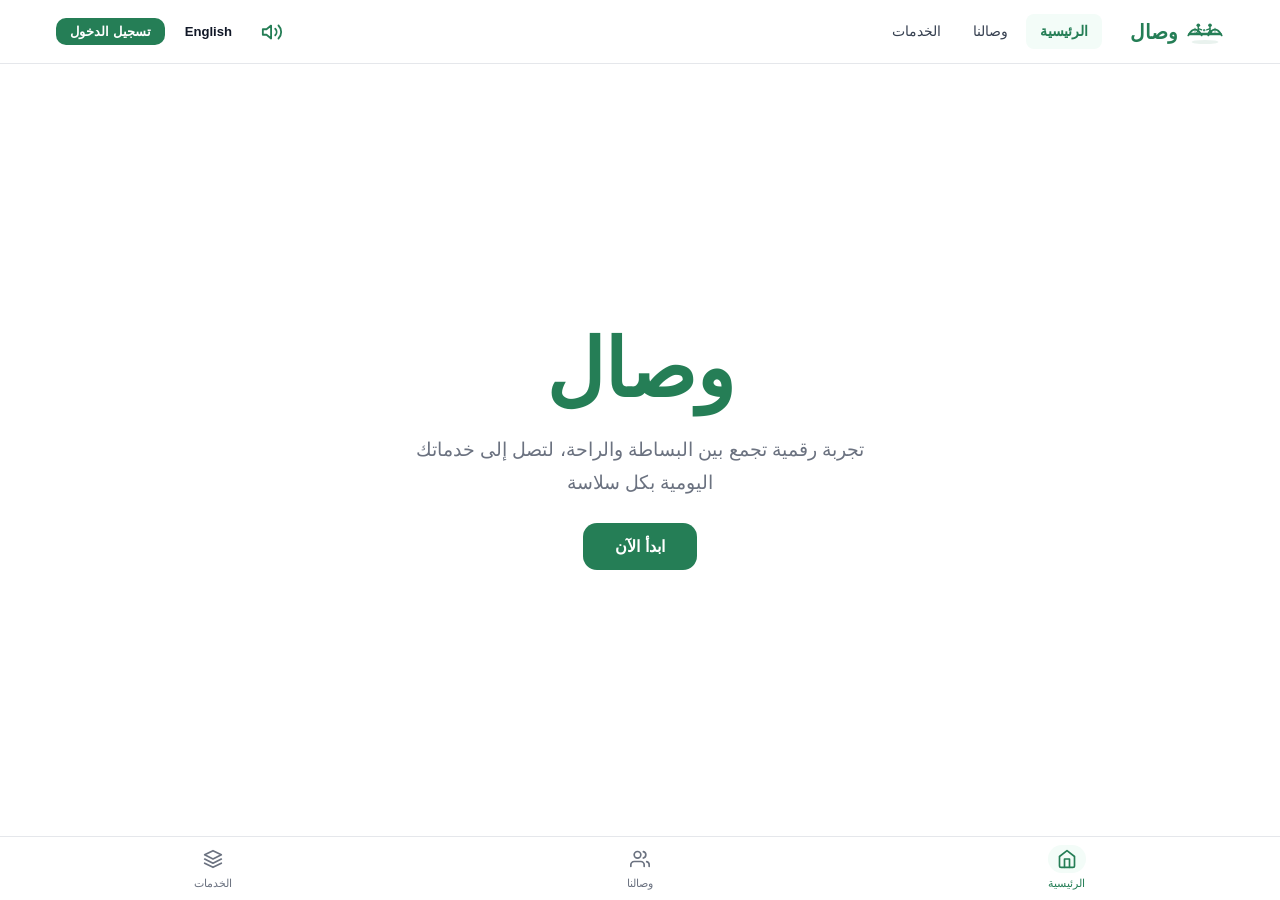
<file: index.html>
<!DOCTYPE html>
<html lang="ar" dir="rtl">
<head>
  <meta charset="UTF-8">
  <meta name="viewport" content="width=device-width, initial-scale=1.0">
  <title>وصال</title>
  <link rel="stylesheet" href="/css/style.css">
</head>
<body data-page="home">
  <div id="layout-header"></div>

  <main class="main-content">
    <div id="page-root"></div>
  </main>

  <div id="layout-bottom-nav"></div>

  <script src="/js/config.js"></script>
  <script src="/js/translations.js"></script>
  <script src="/js/api.js"></script>
  <script src="/js/layout.js"></script>

  <script>
    window.addEventListener("layout-ready", function () {
      document.getElementById("page-root").innerHTML = `
        <div class="home-hero fade-in">
          <h1 class="home-title">${T("app.name")}</h1>
          <p class="home-tagline">${T("app.tagline")}</p>
          <a href="/login.html">
            <button class="btn btn-primary btn-lg" onclick="speak(T('app.voice_welcome'))">
              ${T("app.get_started")}
            </button>
          </a>
        </div>`;
      speak(T("app.voice_welcome"));
    });
  </script>
</body>
</html>
</file>
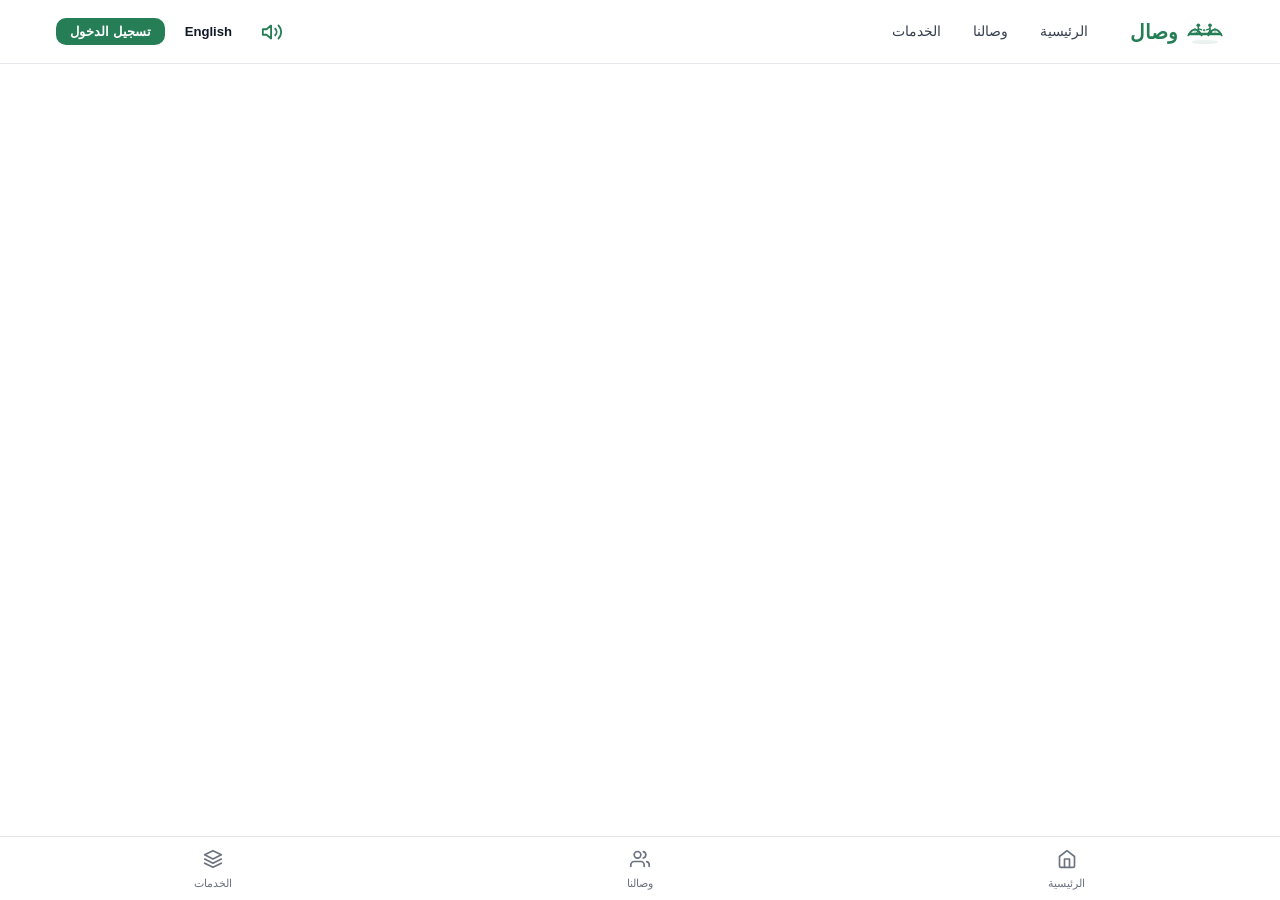
<file: book.html>
<!DOCTYPE html>
<html lang="ar" dir="rtl">
<head>
  <meta charset="UTF-8">
  <meta name="viewport" content="width=device-width, initial-scale=1.0">
  <title>وصال — حجز</title>
  <link rel="stylesheet" href="/css/style.css">
</head>
<body data-page="services" data-require-auth="true">
  <div id="layout-header"></div>
  <main class="main-content">
    <div id="page-root"></div>
  </main>
  <div id="layout-bottom-nav"></div>
  <div id="toast-container"></div>

  <script src="/js/config.js"></script>
  <script src="/js/translations.js"></script>
  <script src="/js/api.js"></script>
  <script src="/js/layout.js"></script>
  <script>
    let selectedPay = null;

    function showToast(msg, isError) {
      const c = document.getElementById("toast-container");
      const t = document.createElement("div");
      t.className = "toast" + (isError ? " error" : "");
      t.textContent = msg;
      c.appendChild(t);
      setTimeout(() => t.remove(), 3500);
    }

    function selectPay(method) {
      selectedPay = method;
      document.querySelectorAll(".pay-method").forEach(el => el.classList.remove("selected"));
      document.getElementById("pay-" + method).classList.add("selected");
      document.getElementById("pay-error").style.display = "none";
      const cardFields = document.getElementById("card-fields");
      if (cardFields) cardFields.style.display = method === "card" ? "block" : "none";
      speak(method === "card"
        ? (localStorage.getItem(Config.KEYS.LANG) === "ar" ? "اخترت الدفع بالبطاقة البنكية" : "You selected card payment")
        : (localStorage.getItem(Config.KEYS.LANG) === "ar" ? "اخترت الدفع بـ Apple Pay" : "You selected Apple Pay"));
    }

    function formatCard(v) { return v.replace(/\D/g,"").slice(0,16).replace(/(.{4})/g,"$1 ").trim(); }
    function formatExpiry(v) { const d=v.replace(/\D/g,"").slice(0,4); return d.length>=3?d.slice(0,2)+"/"+d.slice(2):d; }

    window.addEventListener("layout-ready", async function () {
      const root   = document.getElementById("page-root");
      const params = new URLSearchParams(location.search);
      const sid    = params.get("serviceId");
      const oid    = params.get("optionId");
      if (!sid || !oid) { location.href = "/services.html"; return; }

      root.innerHTML = `<div class="skeleton" style="height:36px;width:200px;margin-bottom:16px"></div>
        <div class="skeleton" style="height:100px;margin-bottom:16px"></div>
        <div class="skeleton" style="height:260px;margin-bottom:16px"></div>`;

      try {
        const svc  = await API.getService(sid);
        const lang = localStorage.getItem(Config.KEYS.LANG) || "ar";
        const opt  = svc.options.find(o => o.id === Number(oid));
        if (!opt) { location.href = "/services.html"; return; }
        const sname = lang === "ar" ? svc.nameAr : svc.nameEn;
        const oname = lang === "ar" ? opt.nameAr : opt.nameEn;
        speak(`${lang === "ar" ? "صفحة الحجز." : "Booking page."} ${sname} — ${oname}. ${lang === "ar" ? "السعر" : "Price"} ${opt.priceBase} ${T("common.sar")}.`);

        root.innerHTML = `
          <div class="fade-in" style="max-width:600px;margin:0 auto">
            <button class="back-btn" onclick="history.back()">← ${T("common.back")}</button>
            <h1 class="text-primary mb-4">${T("book.title")}</h1>

            <!-- Service summary -->
            <div class="card mb-4" style="background:var(--primary-bg);border-color:hsl(153 55% 78%)">
              <p class="text-xs text-muted mb-1">${T("book.service")}</p>
              <h3>${sname} — ${oname}</h3>
              <div class="flex justify-between items-center mt-2">
                <span class="text-muted text-sm">${T("book.base_price")}</span>
                <span style="font-size:1.6rem;font-weight:800;color:var(--primary)">${opt.priceBase} <span class="text-muted" style="font-size:.9rem;font-weight:400">${T("common.sar")}</span></span>
              </div>
            </div>

            <!-- Details form -->
            <form id="book-form" onsubmit="handleBook(event, ${svc.id}, ${opt.id}, '${opt.priceBase}')">
              <div class="card mb-4">
                <div class="form-grid-2">
                  <div class="form-group">
                    <label for="loc-from">${T("book.location_from")} <span class="required">*</span></label>
                    <input id="loc-from" class="input" type="text" required>
                  </div>
                  <div class="form-group">
                    <label for="loc-to">${T("book.location_to")} <span class="required">*</span></label>
                    <input id="loc-to" class="input" type="text" required>
                  </div>
                  <div class="form-group">
                    <label for="sched-date">${T("book.date")} <span class="required">*</span></label>
                    <input id="sched-date" class="input" type="date" required>
                  </div>
                  <div class="form-group">
                    <label for="sched-time">${T("book.time")} <span class="required">*</span></label>
                    <input id="sched-time" class="input" type="time" required>
                  </div>
                </div>
                <div class="form-group mt-3">
                  <label for="notes">${T("book.notes")} <span class="optional">${T("book.optional")}</span></label>
                  <textarea id="notes" class="input" placeholder="${T("book.notes_placeholder")}"></textarea>
                </div>
              </div>

              <!-- Payment -->
              <div class="card mb-4" id="pay-card">
                <h3 class="mb-3">${T("book.payment_method")}</h3>
                <p id="pay-error" class="text-sm mb-2" style="color:var(--destructive);display:none">${T("book.payment_required")}</p>
                <div class="pay-methods">
                  <button type="button" id="pay-card" class="pay-method" onclick="selectPay('card')">
                    <svg width="28" height="28" viewBox="0 0 24 24" fill="none" stroke="currentColor" stroke-width="2"><rect x="1" y="4" width="22" height="16" rx="2"/><line x1="1" y1="10" x2="23" y2="10"/></svg>
                    ${T("book.payment_card")}
                  </button>
                  <button type="button" id="pay-applepay" class="pay-method pay-method-apple" onclick="selectPay('applepay')">
                     Pay
                  </button>
                </div>
                <div id="card-fields" class="card-fields space-y-4" style="display:none">
                  <div class="form-group">
                    <label>${lang === "ar" ? "رقم البطاقة" : "Card Number"} <span class="required">*</span></label>
                    <input id="card-num" class="input" inputmode="numeric" placeholder="0000 0000 0000 0000" maxlength="19"
                      oninput="this.value=formatCard(this.value)">
                  </div>
                  <div class="form-grid-2">
                    <div class="form-group">
                      <label>${lang === "ar" ? "تاريخ الانتهاء" : "Expiry"} <span class="required">*</span></label>
                      <input id="card-exp" class="input" inputmode="numeric" placeholder="MM/YY" maxlength="5"
                        oninput="this.value=formatExpiry(this.value)">
                    </div>
                    <div class="form-group">
                      <label>CVV <span class="required">*</span></label>
                      <input id="card-cvv" class="input" inputmode="numeric" placeholder="000" maxlength="3"
                        oninput="this.value=this.value.replace(/\D/g,'')">
                    </div>
                  </div>
                  <div class="form-group">
                    <label>${lang === "ar" ? "الاسم على البطاقة" : "Name on Card"} <span class="required">*</span></label>
                    <input id="card-name" class="input" type="text" placeholder="${lang === "ar" ? "كما يظهر على البطاقة" : "As on card"}">
                  </div>
                </div>
              </div>

              <button type="submit" id="pay-btn" class="btn btn-primary btn-full btn-lg">
                ${T("book.pay_now")} — ${opt.priceBase} ${T("common.sar")}
              </button>
            </form>
          </div>`;
      } catch {
        root.innerHTML = `<p style="color:var(--destructive)">${T("common.error")}</p>`;
      }
    });

    async function handleBook(e, svcId, optId, price) {
      e.preventDefault();
      if (!selectedPay) {
        document.getElementById("pay-error").style.display = "block";
        return;
      }
      if (selectedPay === "card") {
        const num  = (document.getElementById("card-num").value  || "").replace(/\s/g,"");
        const exp  = document.getElementById("card-exp").value  || "";
        const cvv  = document.getElementById("card-cvv").value  || "";
        const name = document.getElementById("card-name").value || "";
        if (num.length < 16 || exp.length < 4 || cvv.length < 3 || !name.trim()) {
          showToast(localStorage.getItem(Config.KEYS.LANG) === "ar" ? "يرجى إكمال بيانات البطاقة" : "Please complete card details", true);
          return;
        }
      }
      const btn = document.getElementById("pay-btn");
      btn.disabled = true;
      btn.textContent = T("book.payment_processing");

      try {
        const order = await API.createOrder({
          serviceOptionId: optId,
          locationFrom:    document.getElementById("loc-from").value   || null,
          locationTo:      document.getElementById("loc-to").value     || null,
          scheduledDate:   document.getElementById("sched-date").value || null,
          scheduledTime:   document.getElementById("sched-time").value || null,
          notes:           document.getElementById("notes").value       || null,
          additionalFee:   null,
        });
        try { await API.confirmOrder(order.id); } catch {}
        location.href = "/order-detail.html?id=" + order.id;
      } catch (err) {
        showToast(err.message || T("common.error"), true);
        btn.disabled = false;
        btn.textContent = T("book.pay_now") + " — " + price + " " + T("common.sar");
      }
    }
  </script>
</body>
</html>
</file>
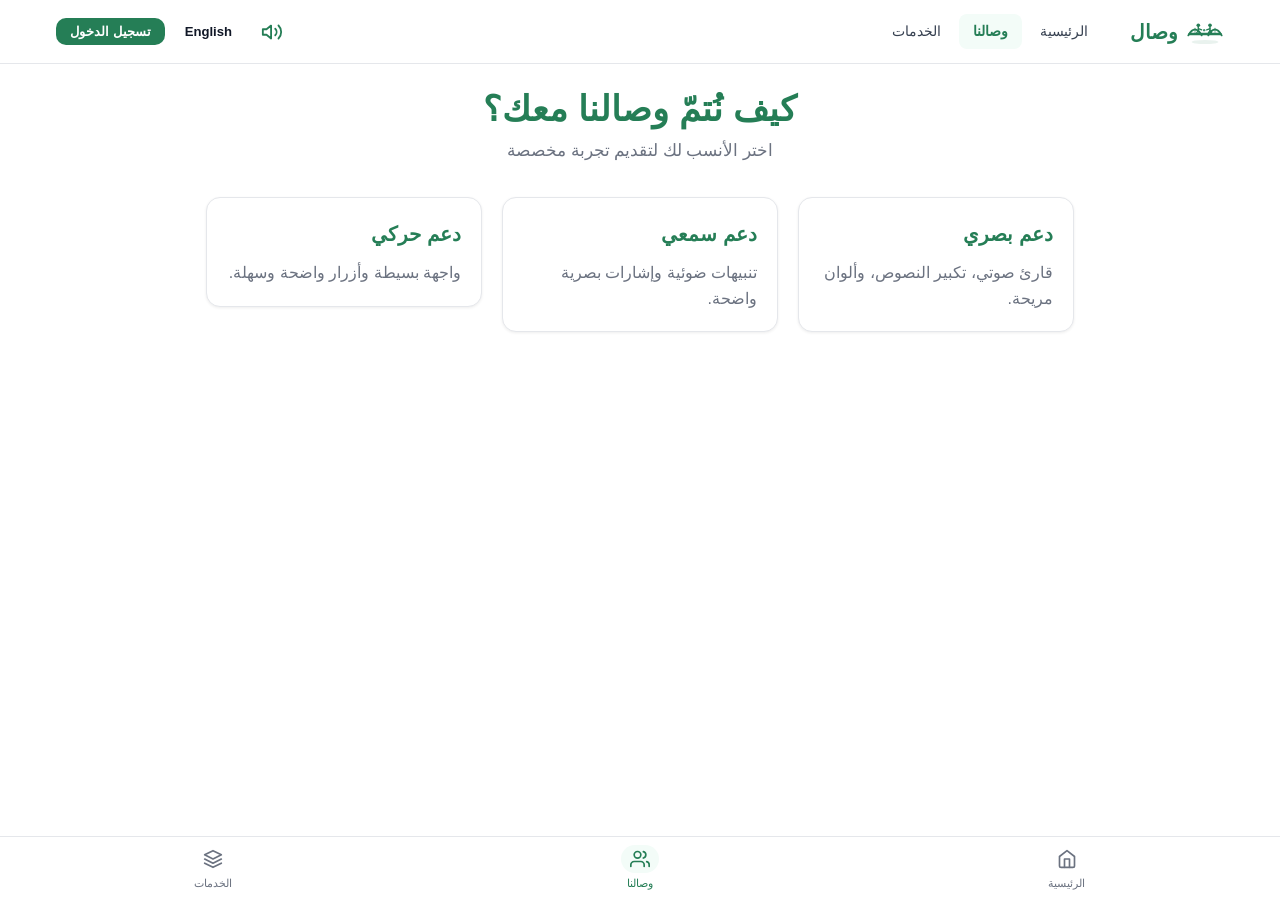
<file: disabilities.html>
<!DOCTYPE html>
<html lang="ar" dir="rtl">
<head>
  <meta charset="UTF-8">
  <meta name="viewport" content="width=device-width, initial-scale=1.0">
  <title>وصال — وصالنا</title>
  <link rel="stylesheet" href="/css/style.css">
</head>
<body data-page="disabilities">
  <div id="layout-header"></div>

  <main class="main-content">
    <div id="page-root">
      <div class="page-header">
        <h1>كيف نُتمّ وصالنا معك؟</h1>
        <p>اختر الأنسب لك لتقديم تجربة مخصصة</p>
      </div>

      <div class="grid-3 fade-in">
        <a href="./disability-detail.html?id=1" class="card-link">
          <div class="card hover">
            <h2 class="text-xl font-bold" style="color:var(--primary);margin-bottom:10px">دعم بصري</h2>
            <p class="text-muted">قارئ صوتي، تكبير النصوص، وألوان مريحة.</p>
          </div>
        </a>

        <a href="./disability-detail.html?id=2" class="card-link">
          <div class="card hover">
            <h2 class="text-xl font-bold" style="color:var(--primary);margin-bottom:10px">دعم سمعي</h2>
            <p class="text-muted">تنبيهات ضوئية وإشارات بصرية واضحة.</p>
          </div>
        </a>

        <a href="./disability-detail.html?id=3" class="card-link">
          <div class="card hover">
            <h2 class="text-xl font-bold" style="color:var(--primary);margin-bottom:10px">دعم حركي</h2>
            <p class="text-muted">واجهة بسيطة وأزرار واضحة وسهلة.</p>
          </div>
        </a>
      </div>
    </div>
  </main>

  <div id="layout-bottom-nav"></div>

  <script src="/js/config.js"></script>
  <script src="/js/translations.js"></script>
  <script src="/js/api.js"></script>
  <script src="/js/layout.js"></script>
</body>
</html>
</file>
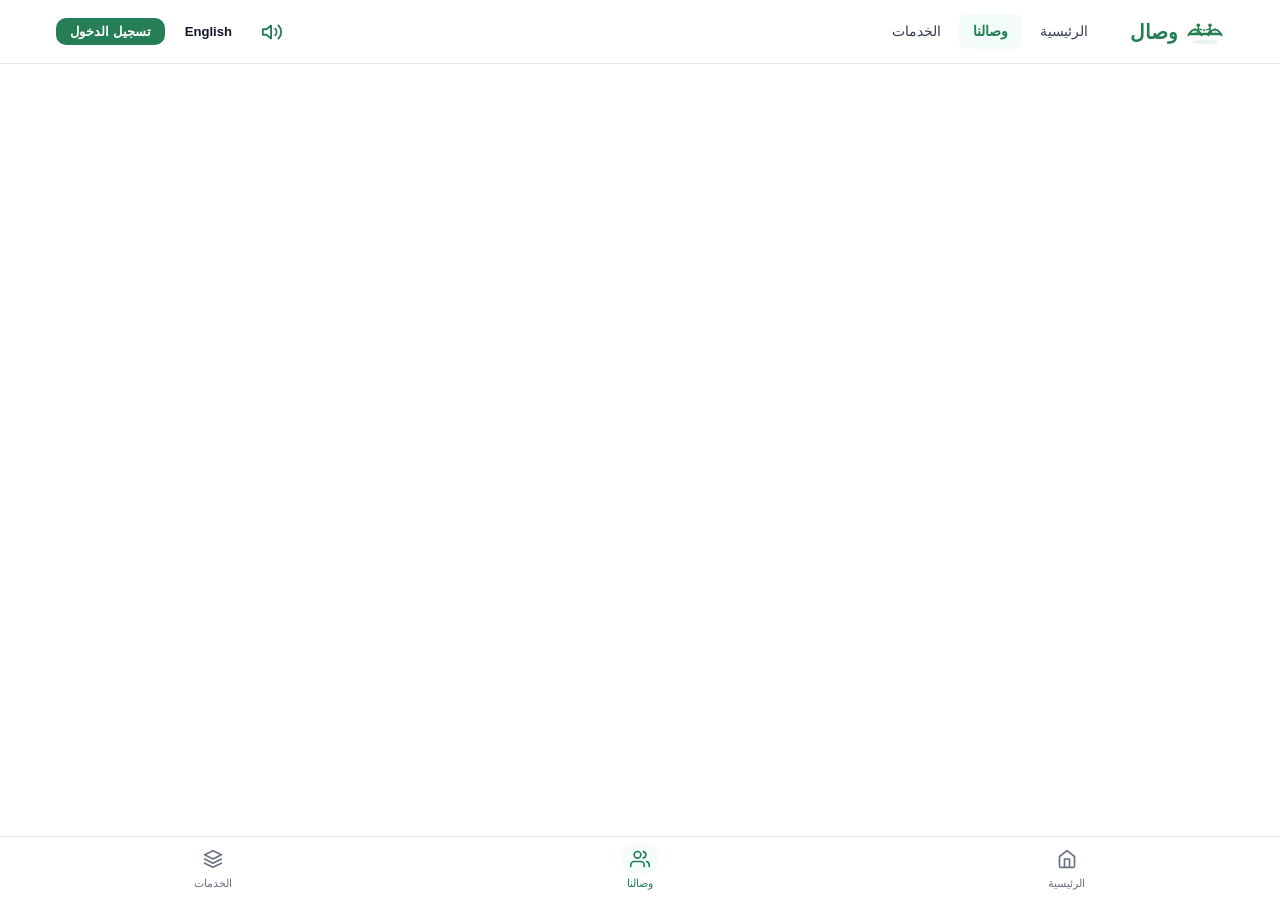
<file: disability-datail.html>
<!DOCTYPE html>
<html lang="ar" dir="rtl">
<head>
  <meta charset="UTF-8">
  <meta name="viewport" content="width=device-width, initial-scale=1.0">
  <title>وصال — تفاصيل</title>
  <link rel="stylesheet" href="/css/style.css">
  <style>
    .tool-card {
      display:flex; align-items:center; gap:12px;
      padding:14px 16px; border-radius:var(--radius-lg);
      background:var(--primary-bg); border:1px solid hsl(153 55% 80%);
    }
    .tool-icon { color:var(--primary); flex-shrink:0; }
    .zoom-controls { display:flex; align-items:center; gap:10px; margin-inline-start:auto; }
    .zoom-btn {
      width:36px; height:36px; border-radius:8px;
      border:1.5px solid var(--border); background:#fff;
      font-weight:700; font-size:.9rem; cursor:pointer;
      display:flex; align-items:center; justify-content:center;
      transition:border-color .15s;
    }
    .zoom-btn:hover:not(:disabled) { border-color:var(--primary); color:var(--primary); }
    .zoom-btn:disabled { opacity:.4; cursor:not-allowed; }
    .zoom-value { font-size:.82rem; color:var(--muted); min-width:38px; text-align:center; font-family:monospace; }
  </style>
</head>
<body data-page="disabilities">
  <div id="layout-header"></div>
  <main class="main-content">
    <div id="page-root"></div>
  </main>
  <div id="layout-bottom-nav"></div>

  <script src="/js/config.js"></script>
  <script src="/js/translations.js"></script>
  <script src="/js/api.js"></script>
  <script src="/js/layout.js"></script>
  <script>
    /* Hearing: green flash on any press */
    function initHearing() {
      function fire(target) {
        const el = target && target.closest("button, a, [role='button'], input, select");
        if (!el) return;
        const prev = el.style.cssText;
        el.style.transition      = "background-color .08s ease, box-shadow .08s ease";
        el.style.backgroundColor = "hsl(145 55% 72%)";
        el.style.color           = "hsl(153 60% 14%)";
        el.style.boxShadow       = "0 0 0 3px hsl(145 55% 55% / .5)";
        setTimeout(() => { el.style.cssText = prev; }, 400);
      }
      document.addEventListener("mousedown",  e => fire(e.target));
      document.addEventListener("touchstart", e => fire(e.target), { passive: true });
    }

    /* Text zoom */
    let zoom = 100;
    function applyZoom() {
      document.documentElement.style.fontSize = zoom + "%";
      const el = document.getElementById("zoom-value");
      if (el) el.textContent = zoom + "%";
      const dec = document.getElementById("zoom-dec");
      const inc = document.getElementById("zoom-inc");
      if (dec) dec.disabled = zoom <= 80;
      if (inc) inc.disabled = zoom >= 160;
    }
    function changeZoom(delta) { zoom = Math.min(160, Math.max(80, zoom + delta)); applyZoom(); }

    window.addEventListener("layout-ready", async function () {
      const root = document.getElementById("page-root");
      const params = new URLSearchParams(location.search);
      const id = params.get("id");
      if (!id) { location.href = "/disabilities.html"; return; }

      root.innerHTML = `<div class="skeleton" style="height:36px;width:200px;margin-bottom:12px"></div>
        <div class="skeleton" style="height:40px;width:320px;margin-bottom:10px"></div>
        <div class="skeleton" style="height:100px;margin-bottom:20px"></div>`;

      try {
        const d    = await API.getDisability(id);
        const lang = localStorage.getItem(Config.KEYS.LANG) || "ar";
        const name = lang === "ar" ? d.nameAr : d.nameEn;
        const desc = lang === "ar" ? d.descriptionAr : d.descriptionEn;
        const isVisual  = d.type === "visual";
        const isHearing = d.type === "hearing";
        const isMotor   = d.type === "motor";

        if (isHearing) initHearing();

        const featuresHtml = d.features && d.features.length ? `
          <div class="card mt-4">
            <h2 class="mb-4">${T("disability.features")}</h2>
            <div class="feature-grid">
              ${d.features.map(f => `
                <div class="feature-item">
                  <div class="feature-icon">${f.icon}</div>
                  <span class="text-sm text-center">${lang === "ar" ? f.nameAr : f.nameEn}</span>
                </div>`).join("")}
            </div>
          </div>` : "";

        const zoomTool = `
          <div class="tool-card mt-3">
            <svg class="tool-icon" width="20" height="20" viewBox="0 0 24 24" fill="none" stroke="currentColor" stroke-width="2"><circle cx="11" cy="11" r="8"/><line x1="21" y1="21" x2="16.65" y2="16.65"/></svg>
            <span style="font-size:.9rem;font-weight:600;flex:1">${lang === "ar" ? "حجم النص" : "Text Size"}</span>
            <div class="zoom-controls">
              <button class="zoom-btn" id="zoom-dec" onclick="changeZoom(-15)">A−</button>
              <span class="zoom-value" id="zoom-value">100%</span>
              <button class="zoom-btn" id="zoom-inc" onclick="changeZoom(+15)">A+</button>
            </div>
          </div>`;

        const voiceTool = `
          <div class="tool-card mt-3">
            <svg class="tool-icon" width="20" height="20" viewBox="0 0 24 24" fill="none" stroke="currentColor" stroke-width="2"><polygon points="11 5 6 9 2 9 2 15 6 15 11 19 11 5"/><path d="M19.07 4.93a10 10 0 0 1 0 14.14"/><path d="M15.54 8.46a5 5 0 0 1 0 7.07"/></svg>
            <span style="font-size:.9rem;font-weight:600;flex:1">${lang === "ar" ? "الاستماع للمحتوى" : "Listen"}</span>
            <button class="btn btn-primary btn-sm" onclick="speak('${name.replace(/'/g,"\\'")}. ${desc.replace(/'/g,"\\'")}')">
              ${T("disability.voice_reading")}
            </button>
          </div>`;

        const toolsHtml = (isVisual || isMotor) ? `
          <div class="card mt-4">
            <h2 class="mb-3">${lang === "ar" ? "أدوات إمكانية الوصول" : "Accessibility Tools"}</h2>
            ${isVisual ? zoomTool : ""}
            ${voiceTool}
          </div>` : "";

        root.innerHTML = `
          <div class="fade-in">
            <button class="back-btn" onclick="history.back()">← ${T("common.back")}</button>
            <div class="flex items-center justify-between flex-wrap gap-3 mb-3">
              <h1 class="text-primary">${name}</h1>
              ${isVisual ? `<button class="btn btn-outline btn-sm" onclick="speak('${name.replace(/'/g,"\\'")}. ${desc.replace(/'/g,"\\'")}')">🔊 ${T("disability.voice_reading")}</button>` : ""}
            </div>
            <p class="text-muted text-lg">${desc}</p>
            ${featuresHtml}
            ${toolsHtml}
            <div class="text-center mt-8">
              <a href="/services.html"><button class="btn btn-primary btn-lg">${T("nav.services")}</button></a>
            </div>
          </div>`;

        applyZoom();
        if (isVisual) speak(name + ". " + desc);
      } catch (err) {
        root.innerHTML = `<p style="color:var(--destructive)">${T("common.error")}</p>`;
      }
    });
  </script>
</body>
</html>
</file>
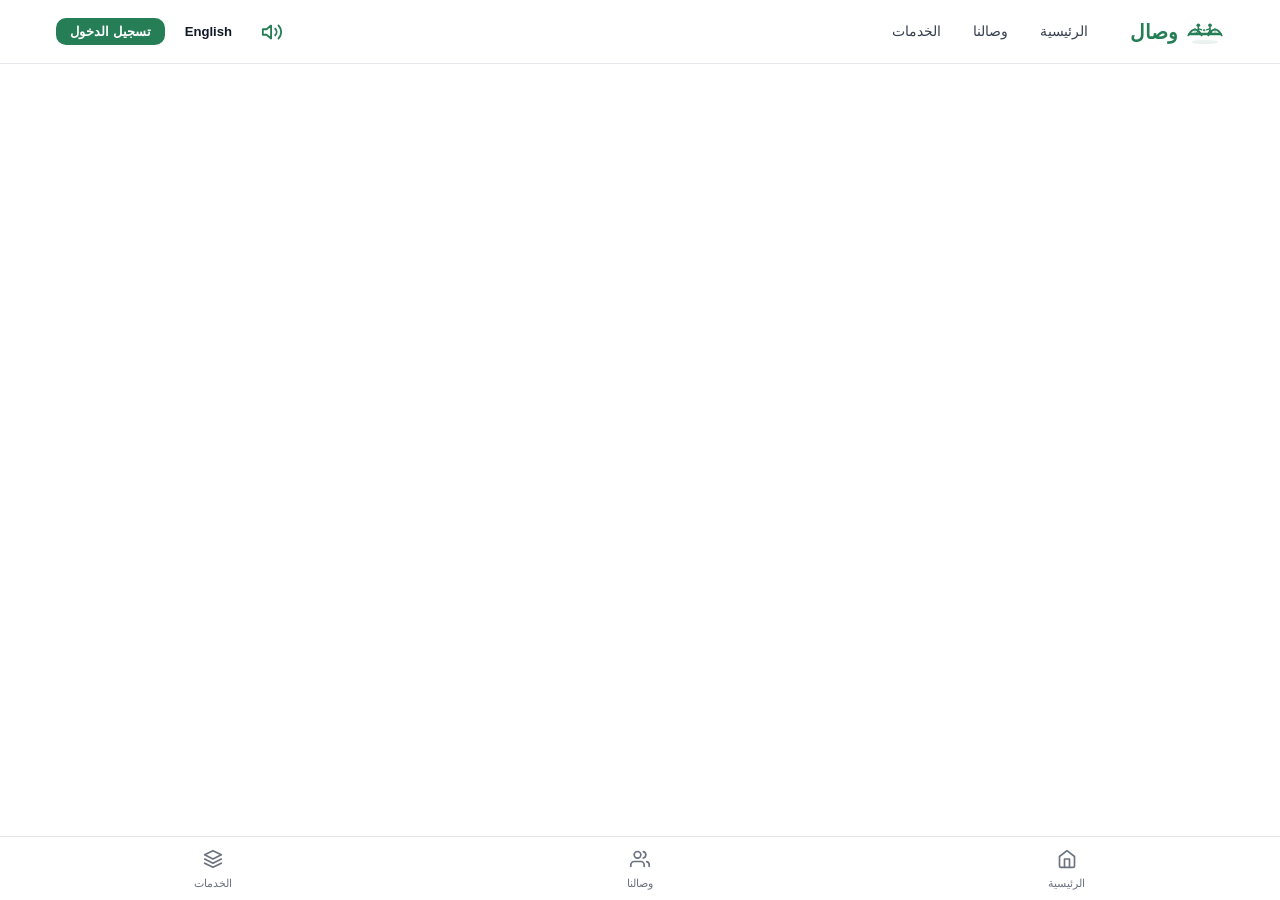
<file: login.html>
<!DOCTYPE html>
<html lang="ar" dir="rtl">
<head>
  <meta charset="UTF-8">
  <meta name="viewport" content="width=device-width, initial-scale=1.0">
  <title>وصال — تسجيل الدخول</title>
  <link rel="stylesheet" href="/css/style.css">
</head>
<body data-page="login">
  <div id="layout-header"></div>

  <main class="main-content">
    <div id="page-root"></div>
  </main>

  <div id="layout-bottom-nav"></div>
  <div id="toast-container"></div>

  <script src="/js/config.js"></script>
  <script src="/js/translations.js"></script>
  <script src="/js/api.js"></script>
  <script src="/js/layout.js"></script>
</body>
</html>
</file>
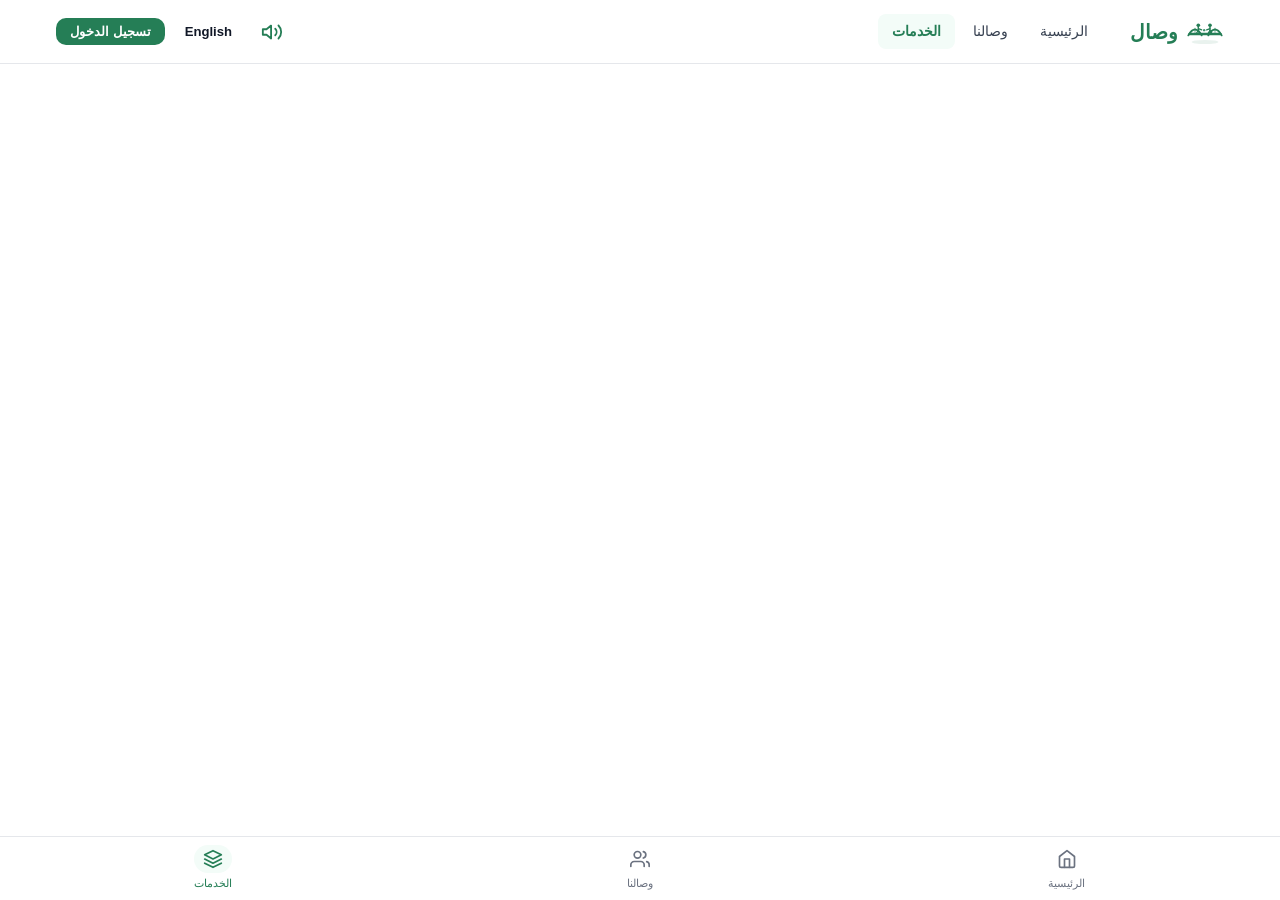
<file: order-detail.html>
<!DOCTYPE html>
<html lang="ar" dir="rtl">
<head>
  <meta charset="UTF-8">
  <meta name="viewport" content="width=device-width, initial-scale=1.0">
  <title>وصال — تفاصيل الخدمة</title>
  <link rel="stylesheet" href="/css/style.css">
</head>
<body data-page="services">
  <div id="layout-header"></div>
  <main class="main-content">
    <div id="page-root"></div>
  </main>
  <div id="layout-bottom-nav"></div>

  <script src="/js/config.js"></script>
  <script src="/js/translations.js"></script>
  <script src="/js/api.js"></script>
  <script src="/js/layout.js"></script>
  <script>
    window.addEventListener("layout-ready", async function () {
      const root   = document.getElementById("page-root");
      const params = new URLSearchParams(location.search);
      const id     = params.get("id");
      if (!id) { location.href = "/services.html"; return; }

      root.innerHTML = `<div class="skeleton" style="height:40px;width:260px;margin-bottom:12px"></div>
        <div class="skeleton" style="height:24px;margin-bottom:24px"></div>
        ${[1,2,3].map(()=>`<div class="skeleton" style="height:130px;margin-bottom:14px"></div>`).join("")}`;

      try {
        const svc  = await API.getService(id);
        const lang = localStorage.getItem(Config.KEYS.LANG) || "ar";
        const name = lang === "ar" ? svc.nameAr : svc.nameEn;
        const desc = lang === "ar" ? svc.descriptionAr : svc.descriptionEn;
        const optNames = svc.options.map(o => lang === "ar" ? o.nameAr : o.nameEn).join("، ");
        speak(`${name}. ${desc}. ${lang === "ar" ? "الخيارات:" : "Options:"} ${optNames}`);

        root.innerHTML = `
          <div class="fade-in" style="max-width:840px;margin:0 auto">
            <button class="back-btn" onclick="history.back()">← ${T("common.back")}</button>
            <div class="flex items-center gap-4 mb-4">
              <div class="card-icon" style="width:64px;height:64px;font-size:2rem">${svc.icon}</div>
              <div>
                <h1 class="text-primary">${name}</h1>
              </div>
            </div>
            <p class="text-muted text-lg mb-8">${desc}</p>

            <h2 class="mb-4">${T("services.options")}</h2>
            <div class="space-y-4">
              ${svc.options.map(opt => {
                const oname = lang === "ar" ? opt.nameAr : opt.nameEn;
                const odesc = lang === "ar" ? opt.descriptionAr : opt.descriptionEn;
                return `
                  <div class="option-card">
                    <div class="option-body">
                      <h3>${oname}</h3>
                      <p class="text-muted mt-2">${odesc}</p>
                    </div>
                    <div class="option-price-col">
                      <div>
                        <p class="text-xs text-muted mb-1">${T("services.base_price")}</p>
                        <p class="price-big text-primary">${opt.priceBase} <span class="text-muted" style="font-size:1rem;font-weight:400">${T("common.sar")}</span></p>
                      </div>
                      <a href="/book.html?serviceId=${svc.id}&optionId=${opt.id}" style="width:100%">
                        <button class="btn btn-primary btn-full">${T("common.book_now")}</button>
                      </a>
                    </div>
                  </div>`;
              }).join("")}
            </div>
          </div>`;
      } catch {
        root.innerHTML = `<p style="color:var(--destructive)">${T("common.error")}</p>`;
      }
    });
  </script>
</body>
</html>
</file>
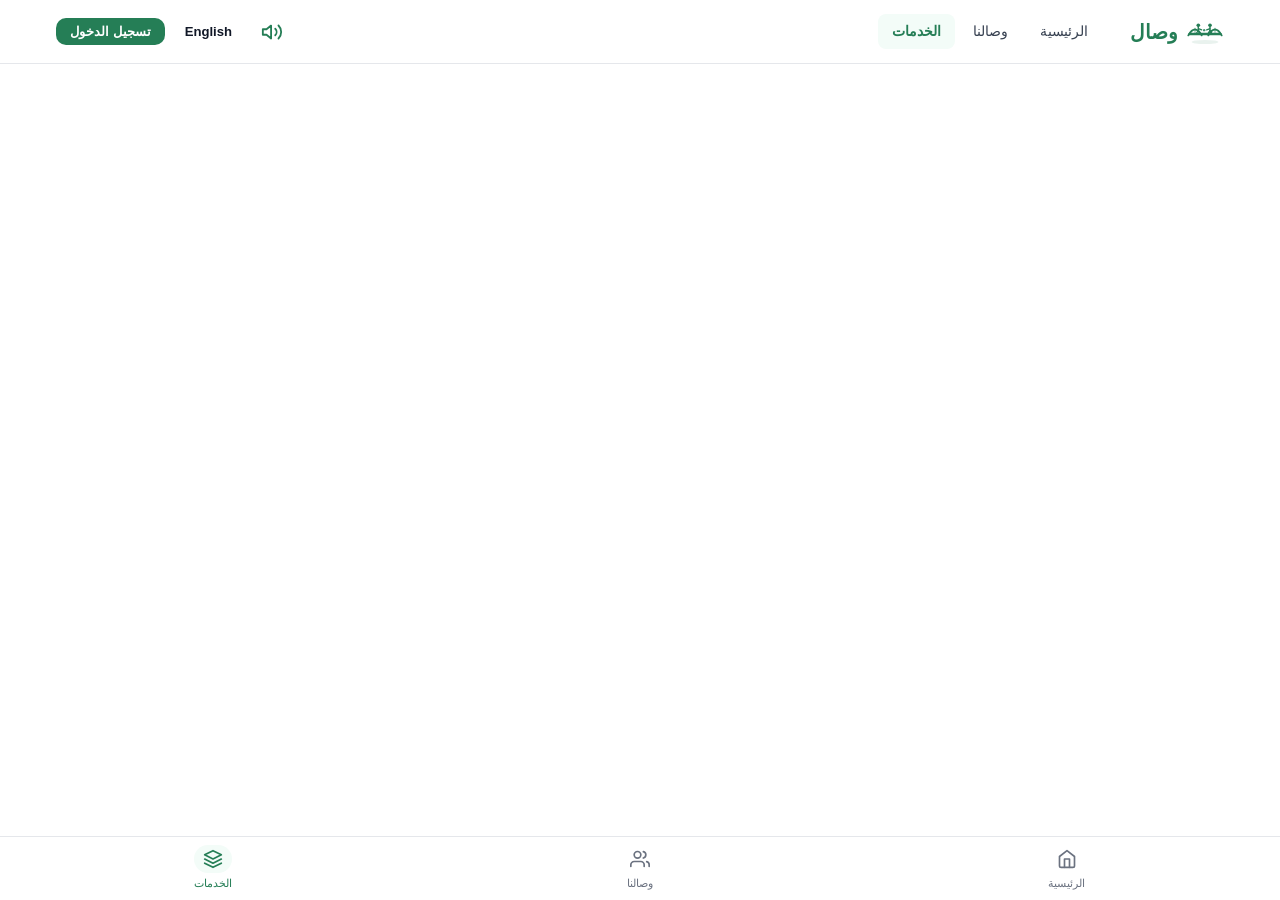
<file: services.html>
<!DOCTYPE html>
<html lang="ar" dir="rtl">
<head>
  <meta charset="UTF-8">
  <meta name="viewport" content="width=device-width, initial-scale=1.0">
  <title>وصال — الخدمات</title>
  <link rel="stylesheet" href="/css/style.css">
</head>
<body data-page="services">
  <div id="layout-header"></div>
  <main class="main-content">
    <div id="page-root"></div>
  </main>
  <div id="layout-bottom-nav"></div>

  <script src="/js/config.js"></script>
  <script src="/js/translations.js"></script>
  <script src="/js/api.js"></script>
  <script src="/js/layout.js"></script>
  <script>
    window.addEventListener("layout-ready", async function () {
      const root = document.getElementById("page-root");
      root.innerHTML = `
        <div class="skeleton" style="height:40px;max-width:320px;margin:0 auto 10px"></div>
        <div class="skeleton" style="height:22px;max-width:420px;margin:0 auto 32px"></div>
        <div class="grid-2">${[1,2,3,4].map(()=>`<div class="skeleton" style="height:150px"></div>`).join("")}</div>`;

      try {
        const cats = await API.getServices();
        const lang = localStorage.getItem(Config.KEYS.LANG) || "ar";

        const parts = cats.map(c => {
          const n = lang === "ar" ? c.nameAr : c.nameEn;
          const prices = (c.options || []).map(o => Number(o.priceBase));
          if (!prices.length) return n;
          const mn = Math.min(...prices), mx = Math.max(...prices);
          return lang === "ar"
            ? (mn === mx ? `${n} بسعر ${mn} ريال` : `${n} من ${mn} إلى ${mx} ريال`)
            : (mn === mx ? `${n} for ${mn} SAR` : `${n} ${mn}–${mx} SAR`);
        });
        speak((lang === "ar" ? "الخدمات المتاحة: " : "Available services: ") + parts.join("، "));

        root.innerHTML = `
          <button class="back-btn" onclick="history.back()">← ${T("common.back")}</button>
          <div class="page-header">
            <h1>${T("services.title")}</h1>
            <p>${T("services.subtitle")}</p>
          </div>
          <div class="grid-2 fade-in" style="max-width:860px;margin:0 auto">
            ${cats.map(c => {
              const name = lang === "ar" ? c.nameAr : c.nameEn;
              const desc = lang === "ar" ? c.descriptionAr : c.descriptionEn;
              const prices = (c.options || []).map(o => Number(o.priceBase));
              const mn = prices.length ? Math.min(...prices) : null;
              const mx = prices.length ? Math.max(...prices) : null;
              const priceStr = mn !== null ? (mn === mx ? `${mn} ${T("common.sar")}` : `${mn} – ${mx} ${T("common.sar")}`) : "";
              return `
                <a href="/service-detail.html?id=${c.id}" class="card-link">
                  <div class="card hover" style="height:100%">
                    <div class="flex items-center gap-3 mb-3">
                      <div class="card-icon">${c.icon}</div>
                      <div>
                        <h2 class="text-xl font-bold">${name}</h2>
                        ${priceStr ? `<p class="text-sm font-semibold" style="color:var(--primary);margin-top:2px">${priceStr}</p>` : ""}
                      </div>
                    </div>
                    <p class="text-muted">${desc}</p>
                  </div>
                </a>`;
            }).join("")}
          </div>`;
      } catch {
        root.innerHTML = `<p class="text-center" style="color:var(--destructive)">${T("common.error")}</p>`;
      }
    });
  </script>
</body>
</html>
</file>
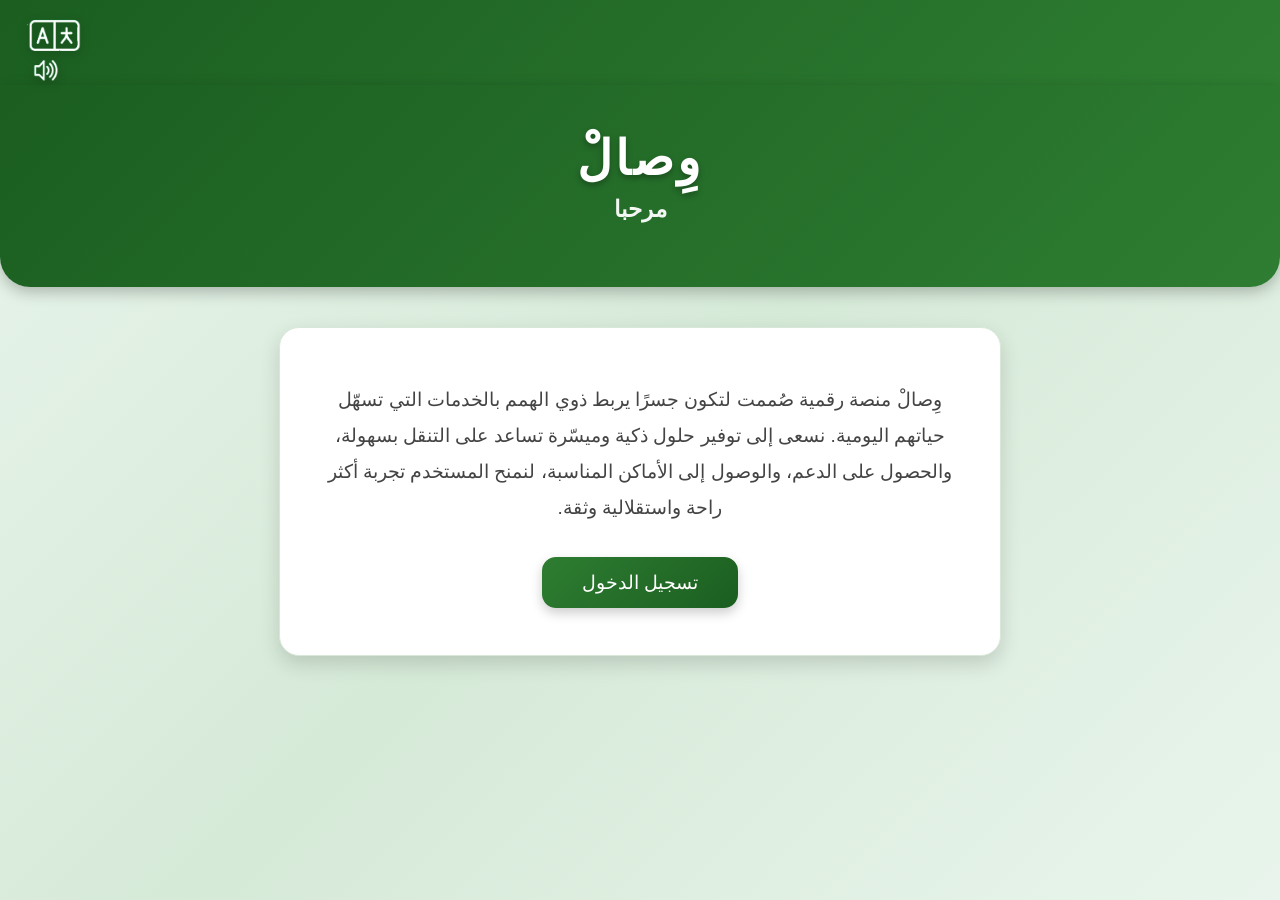
<file: wesal.html>
<!DOCTYPE html>
<html lang="ar" dir="rtl">
<head> 
    <meta charset="UTF-8">
    <title>وِصال</title>
    <link rel="stylesheet" href="style.css">

    <style>
        .page { display: none; }
        .active { display: block; }

        .payment-box{
            margin-top:20px;
            padding:20px;
            border:1px solid #ddd;
            border-radius:12px;
            background:#fff;
        }

        .payment-box input,
        .payment-box select{
            width: 80%;
            max-width: 320px;
            padding: 10px;
            margin: 8px 0;
            border: 1px solid #ccc;
            border-radius: 8px;
            font-size: 16px;
        }

        .payment-box .radio-group{
            margin: 15px 0;
        }

        #successMessage{
            display:none;
            margin-top:15px;
            color:green;
            font-weight:bold;
        }

        #appleNote{
            display:none;
            margin-top:10px;
            color:#444;
        }

        #cardFields{
            display:none;
            margin-top:15px;
        }
    </style>

    <script>
  
        document.addEventListener('click', function (e) {
            let textToSpeak = "";
            
     
            if (e.target.tagName === 'BUTTON') {
                textToSpeak = e.target.innerText;
            } 
            else if (e.target.closest('.service-item')) {
                textToSpeak = e.target.closest('.service-item').innerText;
            }

            if (textToSpeak !== "") {
                window.speechSynthesis.cancel(); 
                let utterance = new SpeechSynthesisUtterance(textToSpeak);
                utterance.lang = 'ar-SA';
                window.speechSynthesis.speak(utterance);
            }
        });

        function showPage(pageId){
            document.querySelectorAll('.page').forEach(p => p.classList.remove('active'));
            document.getElementById(pageId).classList.add('active');
            window.scrollTo(0,0);
        }

        function loginUser(){
            let user = document.getElementById("user").value;
            let pass = document.getElementById("pass").value;

            if(user.trim() !== "" && pass.trim() !== ""){
                showPage('disability');
            }
        }

        function togglePaymentFields() {
            let method = document.querySelector('input[name="payMethod"]:checked').value;
            document.getElementById('cardFields').style.display = (method === 'card') ? 'block' : 'none';
            document.getElementById('appleNote').style.display = (method === 'apple') ? 'block' : 'none';
        }

        function confirmBooking() {
            document.getElementById('successMessage').style.display = 'block';
            setTimeout(() => {
                alert("شكراً لك، تم الحجز بنجاح!");
                showPage('home');
                document.getElementById('successMessage').style.display = 'none';
            }, 1500);
        }

        function searchGuide() { alert("جاري البحث عن أقرب خدمة..."); }
        function startGuide() { alert("بدأت عملية الإرشاد الصوتي..."); }

        function processTransport(event) {
            event.preventDefault();
            document.getElementById('payService').innerText = "التنقل";
            document.getElementById('payLocation').innerText = document.getElementById('transportLocation').value || "غير محدد";
            document.getElementById('payTime').innerText = document.getElementById('transportTime').value || "غير محدد";
            document.getElementById('payPrice').innerText = "50";
            showPage('payment');
        }

        function goToMaintenancePayment() {
            let device = document.getElementById("deviceInput").value;
            let problem = document.getElementById("problemInput").value;

            if(device.trim() === "" || problem.trim() === "") {
                alert("يرجى إدخال البيانات");
                return;
            }

            document.getElementById("r1").innerText = "جهاز: " + device;
            document.getElementById("r2").innerText = "المشكلة: " + problem;
            document.getElementById("r3").innerText = "طلب صيانة فنية";
            document.getElementById("r4").innerText = "150 ريال";

            showPage('payment2');
        }
    </script>
</head>

<body>

<header class="top-bar"></header>
<img src="ترجمه.png" class="top-icon">

<div id="home" class="page active">
    <div class="logo-section">
        <h1>وِصالْ</h1>
        <h2>مرحبا</h2>
    </div>

    <div class="center-content">
        <p>
            وِصالْ منصة رقمية صُممت لتكون جسرًا يربط ذوي الهمم بالخدمات التي تسهّل حياتهم اليومية.
            نسعى إلى توفير حلول ذكية وميسّرة تساعد على التنقل بسهولة، والحصول على الدعم،
            والوصول إلى الأماكن المناسبة، لنمنح المستخدم تجربة أكثر راحة واستقلالية وثقة.
        </p>

        <button class="btn-login" onclick="showPage('login')">تسجيل الدخول</button>
    </div>
</div>

<div id="login" class="page">
    <div class="logo-section">
        <h1>وِصالْ</h1>
        <h2>تسجيل الدخول</h2>
    </div>

    <div class="center-content">
        <form class="login-form" onsubmit="event.preventDefault(); loginUser();">
            <input id="user" type="text" placeholder="اسم المستخدم" required>
            <input id="pass" type="password" placeholder="كلمة المرور" required>
            <button type="submit">دخول</button>
        </form>

        <button class="btn-login" onclick="showPage('home')">رجوع</button>
    </div>
</div>

<div id="disability" class="page">
    <div class="logo-section">
        <h1>اختيار نوع الإعاقة</h1>
    </div>

    <div class="center-content">
        <div class="services-box">
            <label class="service-item"><input type="radio" name="type"><span>إعاقة بصرية</span></label>
            <label class="service-item"><input type="radio" name="type"><span>إعاقة حركية</span></label>
            <label class="service-item"><input type="radio" name="type"><span>إعاقة سمعية</span></label>
            <label class="service-item"><input type="radio" name="type"><span>إعاقة ذهنية</span></label>
            <label class="service-item"><input type="radio" name="type"><span>صعوبات تعلم</span></label>
            <label class="service-item"><input type="radio" name="type"><span>التوحد</span></label>
            <label class="service-item"><input type="radio" name="type"><span>اضطراب النطق</span></label>
            <label class="service-item"><input type="radio" name="type"><span>إعاقات متعددة</span></label>
            <label class="service-item"><input type="radio" name="type"><span>أفضل عدم الإفصاح</span></label>
        </div>

        <button class="btn-login" onclick="showPage('services')">التالي</button>
        <button class="btn-login" onclick="showPage('login')">رجوع</button>
    </div>
</div>

<div id="services" class="page">
    <div class="logo-section">
        <h1>الخدمات الرئيسية</h1>
    </div>

    <div class="center-content">
        <div class="services-box">
            <label class="service-item"><input type="radio" name="service"><span>التنقل</span></label>
            <label class="service-item"><input type="radio" name="service"><span>الدعم الشخصي</span></label>
            <label class="service-item"><input type="radio" name="service"><span>البيئة المهيأة</span></label>
            <label class="service-item"><input type="radio" name="service"><span>الإرشاد الذكي</span></label>
            <label class="service-item"><input type="radio" name="service"><span>الصيانة</span></label>
            <label class="service-item"><input type="radio" name="service"><span>الطلب السريع</span></label>
        </div>

        <button class="btn-login" onclick="goService()">اختيار الخدمة</button>
        <button class="btn-login" onclick="showPage('disability')">رجوع</button>
    </div>
</div>

<div id="transport" class="page">
    <div class="logo-section"><h1>التنقل</h1></div>
    <div class="center-content">
        <form id="transportForm" onsubmit="processTransport(event)">
            <input id="transportLocation" placeholder="الموقع" required>
            <input id="transportTime" type="time" required>
            <button type="submit" class="btn-login">حجز</button>
        </form>
        <button class="btn-login" onclick="showPage('services')">رجوع</button>
    </div>
</div>

<div id="payment" class="page">
    <div class="logo-section"><h1>الدفع</h1></div>
    <div class="center-content payment-box">
        <h2>ملخص الطلب</h2>
        <p>الخدمة: <span id="payService">غير محدد</span></p>
        <p>الموقع: <span id="payLocation">غير محدد</span></p>
        <p>الوقت: <span id="payTime">غير محدد</span></p>
        <p>السعر: <span id="payPrice">0</span> ريال</p>
        <h2>اختيار طريقة الدفع</h2>
        <div class="radio-group">
            <label><input type="radio" name="payMethod" value="card" onchange="togglePaymentFields()"> بطاقة</label>
            <label><input type="radio" name="payMethod" value="apple" onchange="togglePaymentFields()"> Apple Pay</label>
        </div>
        <div id="cardFields">
            <input type="text" placeholder="اسم حامل البطاقة">
            <input type="text" placeholder="رقم البطاقة">
        </div>
        <div id="appleNote"><p>تم اختيار Apple Pay.</p></div>
        <button class="btn-login" onclick="confirmBooking()">تأكيد الحجز</button>
    </div>
</div>

<div id="maintenance" class="page">
    <div class="logo-section"><h1>الصيانة</h1></div>
    <div class="center-content">
        <input id="deviceInput" placeholder="نوع الجهاز">
        <textarea id="problemInput" placeholder="المشكلة"></textarea>
        <button class="btn-login" onclick="goToMaintenancePayment()">تأكيد الصيانة</button>
        <button class="btn-login" onclick="showPage('services')">رجوع</button>
    </div>
</div>

<div id="order" class="page">
    <div class="logo-section"><h1>الطلب السريع</h1></div>
    <div class="center-content">
        <input id="storeInput" placeholder="المتجر">
        <input id="itemInput" placeholder="الطلب">
        <textarea id="noteInput" placeholder="ملاحظات"></textarea>
        <button class="btn-login" onclick="goToOrderPayment()">إرسال</button>
        <button class="btn-login" onclick="showPage('services')">رجوع</button>
    </div>
</div>

<div id="payment2" class="page">
    <div class="logo-section"><h1>الدفع</h1></div>
    <div class="center-content">
        <p>التفاصيل: <span id="r1"></span></p>
        <p>الطلب/المشكلة: <span id="r2"></span></p>
        <p>ملاحظات: <span id="r3"></span></p>
        <p>السعر: <span id="r4"></span></p>
        <button class="btn-login" onclick="alert('تم الدفع بنجاح')">دفع</button>
        <button class="btn-login" onclick="showPage('services')">رجوع</button>
    </div>
</div>

<script>
function goService(){
    let selected = document.querySelector('input[name="service"]:checked');
    if(!selected){ alert("اختاري خدمة أولاً"); return; }
    let name = selected.parentElement.innerText.trim();

    if(name.includes("التنقل")) showPage("transport");
    else if(name.includes("الإرشاد")) showPage("guide");
    else if(name.includes("الدعم")) showPage("support");
    else if(name.includes("البيئة")) showPage("places");
    else if(name.includes("الصيانة")) showPage("maintenance");
    else if(name.includes("الطلب")) showPage("order");
}

function goToOrderPayment(){
    document.getElementById("r1").innerText = "متجر: " + document.getElementById("storeInput").value;
    document.getElementById("r2").innerText = "الطلب: " + document.getElementById("itemInput").value;
    document.getElementById("r3").innerText = document.getElementById("noteInput").value || "-";
    document.getElementById("r4").innerText = "30 ريال";
    showPage("payment2");
}
</script>

</body>
</html>
</file>
<file: css/style.css>
/* ── Reset & base ──────────────────────────────────────── */
*, *::before, *::after { box-sizing: border-box; margin: 0; padding: 0; }

:root {
  --primary:       hsl(153 55% 32%);
  --primary-hover: hsl(153 55% 26%);
  --primary-light: hsl(153 55% 90%);
  --primary-bg:    hsl(153 55% 97%);
  --primary-ring:  hsl(153 55% 55% / .4);

  --bg:            #ffffff;
  --fg:            #111827;
  --muted:         #6b7280;
  --border:        #e5e7eb;
  --card-bg:       #ffffff;
  --secondary-bg:  #f9fafb;
  --destructive:   #ef4444;
  --destructive-bg:#fef2f2;

  --radius:        10px;
  --radius-lg:     14px;
  --shadow-sm:     0 1px 3px rgba(0,0,0,.07);
  --shadow:        0 4px 12px rgba(0,0,0,.10);

  --header-h: 64px;
  --bnav-h:   64px;
}

html { font-size: 16px; scroll-behavior: smooth; }
body {
  font-family: -apple-system, "Segoe UI", Tahoma, Arial, sans-serif;
  background: var(--bg);
  color: var(--fg);
  line-height: 1.6;
  min-height: 100vh;
}

/* ── Typography ──────────────────────────────────────── */
h1 { font-size: 2.2rem; font-weight: 800; line-height: 1.2; }
h2 { font-size: 1.4rem; font-weight: 700; }
h3 { font-size: 1.1rem; font-weight: 600; }
a  { color: inherit; text-decoration: none; }
img { max-width: 100%; }

/* ── Header ──────────────────────────────────────────── */
.site-header {
  position: fixed; top: 0; inset-inline: 0; z-index: 100;
  height: var(--header-h);
  background: rgba(255,255,255,.95);
  backdrop-filter: blur(8px);
  border-bottom: 1px solid var(--border);
}
.header-inner {
  max-width: 1200px; margin: 0 auto; padding: 0 16px;
  height: 100%; display: flex; align-items: center; gap: 12px;
}
.logo-link {
  display: flex; align-items: center; gap: 8px;
  color: var(--primary); font-weight: 800; font-size: 1.2rem;
  flex-shrink: 0;
}
.logo-text { font-size: 1.25rem; }

.desktop-nav {
  display: none; align-items: center; gap: 4px;
  margin-inline-start: 16px; flex: 1;
}
@media (min-width: 768px) { .desktop-nav { display: flex; } }

.nav-link {
  padding: 6px 14px; border-radius: 8px;
  font-size: .9rem; font-weight: 500; color: #374151;
  transition: background .15s, color .15s;
}
.nav-link:hover { background: var(--primary-bg); color: var(--primary); }
.nav-link.active { background: var(--primary-bg); color: var(--primary); font-weight: 700; }

.header-actions {
  display: flex; align-items: center; gap: 6px; margin-inline-start: auto;
}
.header-username {
  font-size: .85rem; font-weight: 500; color: var(--muted);
  display: none;
}
@media (min-width: 640px) { .header-username { display: inline; } }

/* ── Bottom nav ──────────────────────────────────────── */
.bottom-nav {
  position: fixed; bottom: 0; inset-inline: 0; z-index: 100;
  height: var(--bnav-h);
  background: rgba(255,255,255,.97);
  backdrop-filter: blur(8px);
  border-top: 1px solid var(--border);
  display: flex;
}
.bnav-item {
  flex: 1; display: flex; flex-direction: column;
  align-items: center; justify-content: center; gap: 2px;
  color: var(--muted); font-size: .7rem; font-weight: 500;
  transition: color .15s;
  padding: 6px 4px;
}
.bnav-item:hover  { color: var(--fg); }
.bnav-item.active { color: var(--primary); }
.bnav-icon {
  width: 38px; height: 28px;
  display: flex; align-items: center; justify-content: center;
  border-radius: 20px; transition: background .15s;
}
.bnav-item.active .bnav-icon { background: var(--primary-bg); }

/* ── Main content ─────────────────────────────────────── */
.main-content {
  max-width: 900px; margin: 0 auto;
  padding: calc(var(--header-h) + 24px) 16px calc(var(--bnav-h) + 24px);
  min-height: 100vh;
}
.main-wide { max-width: 1100px; }

/* ── Buttons ──────────────────────────────────────────── */
.btn {
  display: inline-flex; align-items: center; justify-content: center; gap: 6px;
  padding: 10px 20px; border-radius: var(--radius);
  font-size: .9rem; font-weight: 600; cursor: pointer;
  transition: background .15s, color .15s, box-shadow .15s, opacity .15s;
  border: none; white-space: nowrap;
}
.btn:disabled { opacity: .55; cursor: not-allowed; }

.btn-primary   { background: var(--primary);   color: #fff; }
.btn-primary:hover:not(:disabled) { background: var(--primary-hover); }

.btn-outline   { background: transparent; border: 1.5px solid var(--border); color: var(--fg); }
.btn-outline:hover:not(:disabled) { border-color: var(--primary); color: var(--primary); }

.btn-ghost     { background: transparent; color: var(--fg); }
.btn-ghost:hover:not(:disabled) { background: var(--secondary-bg); }

.btn-danger    { background: transparent; border: 1.5px solid #fca5a5; color: var(--destructive); }
.btn-danger:hover:not(:disabled) { background: var(--destructive-bg); }

.btn-secondary { background: var(--secondary-bg); color: var(--fg); border: 1px solid var(--border); }
.btn-secondary:hover:not(:disabled) { background: #f3f4f6; }

.btn-sm  { padding: 6px 14px; font-size: .82rem; }
.btn-lg  { padding: 14px 32px; font-size: 1rem; border-radius: var(--radius-lg); }
.btn-full{ width: 100%; }

.icon-btn {
  display: flex; align-items: center; justify-content: center;
  width: 40px; height: 40px; border-radius: 50%;
  background: none; border: none; cursor: pointer;
  color: var(--muted); transition: background .15s, color .15s;
}
.icon-btn:hover  { background: var(--secondary-bg); color: var(--fg); }
.icon-btn.active { color: var(--primary); }
.lang-btn { font-size: .82rem; font-weight: 600; }

/* ── Cards ────────────────────────────────────────────── */
.card {
  background: var(--card-bg); border: 1px solid var(--border);
  border-radius: var(--radius-lg); padding: 20px;
  box-shadow: var(--shadow-sm);
  transition: border-color .2s, box-shadow .2s;
}
.card-link:hover .card, .card.hover:hover {
  border-color: hsl(153 55% 60%); box-shadow: var(--shadow);
}
.card-link { display: block; cursor: pointer; }
.card-icon {
  width: 60px; height: 60px; border-radius: 12px;
  background: var(--primary-bg); display: flex;
  align-items: center; justify-content: center;
  font-size: 1.8rem; flex-shrink: 0;
  transition: transform .2s;
}
.card-link:hover .card-icon { transform: scale(1.08); }

/* ── Forms ────────────────────────────────────────────── */
.form-group { display: flex; flex-direction: column; gap: 6px; }
label { font-size: .88rem; font-weight: 600; color: #374151; }
label .required { color: var(--destructive); margin-inline-start: 2px; }
label .optional { font-weight: 400; color: var(--muted); font-size: .78rem; }

.input {
  width: 100%; padding: 10px 14px; border-radius: var(--radius);
  border: 1.5px solid var(--border); font-size: .95rem;
  color: var(--fg); background: #fff;
  transition: border-color .15s, box-shadow .15s;
  font-family: inherit;
}
.input:focus {
  outline: none; border-color: var(--primary);
  box-shadow: 0 0 0 3px var(--primary-ring);
}
.input.error { border-color: var(--destructive); }
.input::placeholder { color: #9ca3af; }

textarea.input { resize: vertical; min-height: 90px; }

.field-hint { font-size: .78rem; color: var(--muted); margin-top: 2px; }
.field-hint.error { color: var(--destructive); }

.form-grid-2 { display: grid; grid-template-columns: 1fr 1fr; gap: 16px; }
@media (max-width: 560px) { .form-grid-2 { grid-template-columns: 1fr; } }

/* ── Status badge ──────────────────────────────────────── */
.badge {
  display: inline-flex; align-items: center;
  padding: 4px 12px; border-radius: 999px;
  font-size: .78rem; font-weight: 600; border: 1px solid;
}
.badge-pending   { background: #fef9c3; color: #854d0e; border-color: #fde68a; }
.badge-confirmed { background: #dcfce7; color: #166534; border-color: #86efac; }
.badge-cancelled { background: #fee2e2; color: #991b1b; border-color: #fca5a5; }
.badge-completed { background: #dbeafe; color: #1e40af; border-color: #93c5fd; }

/* ── Skeleton loader ───────────────────────────────────── */
.skeleton {
  background: linear-gradient(90deg, #f3f4f6 25%, #e5e7eb 50%, #f3f4f6 75%);
  background-size: 200% 100%;
  animation: shimmer 1.4s infinite;
  border-radius: 8px;
}
@keyframes shimmer { 0%{background-position:200% 0} 100%{background-position:-200% 0} }

/* ── Toast ─────────────────────────────────────────────── */
#toast-container {
  position: fixed; bottom: calc(var(--bnav-h) + 12px);
  inset-inline-end: 16px; z-index: 9999;
  display: flex; flex-direction: column; gap: 8px; pointer-events: none;
}
.toast {
  background: var(--fg); color: #fff;
  padding: 12px 18px; border-radius: var(--radius);
  font-size: .88rem; box-shadow: var(--shadow);
  animation: toast-in .25s ease; pointer-events: all; max-width: 300px;
}
.toast.error { background: var(--destructive); }
@keyframes toast-in { from{opacity:0;transform:translateY(8px)} to{opacity:1;transform:none} }

/* ── Utility ───────────────────────────────────────────── */
.text-center  { text-align: center; }
.text-primary { color: var(--primary); }
.text-muted   { color: var(--muted); }
.text-sm      { font-size: .85rem; }
.text-xs      { font-size: .75rem; }
.text-lg      { font-size: 1.1rem; }
.text-xl      { font-size: 1.25rem; }
.text-2xl     { font-size: 1.5rem; }
.font-bold    { font-weight: 700; }
.font-semibold{ font-weight: 600; }
.mt-1{margin-top:4px} .mt-2{margin-top:8px} .mt-3{margin-top:12px}
.mt-4{margin-top:16px} .mt-6{margin-top:24px} .mt-8{margin-top:32px}
.mb-1{margin-bottom:4px} .mb-2{margin-bottom:8px} .mb-4{margin-bottom:16px}
.mb-6{margin-bottom:24px} .mb-8{margin-bottom:32px}
.gap-2{gap:8px} .gap-3{gap:12px} .gap-4{gap:16px}
.flex { display:flex } .flex-col{flex-direction:column}
.items-center{align-items:center} .justify-between{justify-content:space-between}
.flex-1{flex:1} .flex-wrap{flex-wrap:wrap}
.grid-2 { display:grid; grid-template-columns:1fr 1fr; gap:16px; }
.grid-3 { display:grid; grid-template-columns:repeat(3,1fr); gap:20px; }
.grid-4 { display:grid; grid-template-columns:repeat(4,1fr); gap:12px; }
@media(max-width:768px){.grid-3,.grid-4{grid-template-columns:1fr 1fr;}}
@media(max-width:480px){.grid-3{grid-template-columns:1fr;}}
.hidden{display:none}
.w-full{width:100%} .h-full{height:100%}
.space-y-4>*+*{margin-top:16px} .space-y-6>*+*{margin-top:24px}
.rounded{border-radius:var(--radius)} .rounded-lg{border-radius:var(--radius-lg)}

/* ── Page-specific ─────────────────────────────────────── */

/* Home */
.home-hero {
  min-height: calc(100vh - var(--header-h) - var(--bnav-h) - 48px);
  display: flex; flex-direction: column;
  align-items: center; justify-content: center;
  text-align: center; gap: 24px;
  animation: fade-up .5s ease both;
}
.home-title { font-size: 5rem; font-weight: 900; color: var(--primary); line-height: 1; }
@media(max-width:480px){ .home-title{font-size:3.5rem;} }
.home-tagline { font-size: 1.2rem; color: var(--muted); max-width: 500px; line-height: 1.7; }

/* Auth */
.auth-wrap {
  max-width: 440px; margin: 0 auto;
  display: flex; flex-direction: column; gap: 20px;
}
.auth-card { padding: 32px; }

/* Disability / Service grid */
.page-header { margin-bottom: 32px; text-align: center; }
.page-header h1 { color: var(--primary); margin-bottom: 8px; }
.page-header p  { color: var(--muted); font-size: 1.05rem; }
.feature-grid { display:flex; flex-wrap:wrap; gap:20px; justify-content:center; }
.feature-item {
  display:flex; flex-direction:column; align-items:center; gap:8px;
  min-width: 80px;
}
.feature-icon {
  width:56px; height:56px; border-radius:16px;
  background:var(--primary-bg); display:flex;
  align-items:center; justify-content:center; font-size:1.6rem;
}

/* Service option card */
.option-card {
  display: flex; flex-direction: column;
  border: 1px solid var(--border); border-radius: var(--radius-lg);
  overflow: hidden; box-shadow: var(--shadow-sm);
}
@media(min-width:640px){
  .option-card { flex-direction: row; }
  .option-price-col { width: 220px; }
}
.option-body   { flex: 1; padding: 20px; }
.option-price-col {
  padding: 20px; background: var(--secondary-bg);
  border-top: 1px solid var(--border);
  display: flex; flex-direction: column;
  justify-content: space-between; align-items: flex-start; gap: 12px;
}
@media(min-width:640px){
  .option-price-col {
    border-top: none; border-inline-start: 1px solid var(--border);
    align-items: flex-end;
  }
}
.price-big { font-size: 2rem; font-weight: 800; line-height: 1; }

/* Invoice */
.invoice-box  { border: 1px solid var(--border); border-radius: var(--radius-lg); overflow: hidden; }
.invoice-head { background: var(--primary-bg); padding: 20px 24px; border-bottom: 1px solid var(--border); }
.invoice-body { padding: 4px 24px; }
.invoice-foot { background: var(--secondary-bg); padding: 12px 24px; border-top: 1px solid var(--border); }
.row { display:flex; justify-content:space-between; align-items:start;
       gap:12px; padding:12px 0; border-bottom:1px solid #f3f4f6; }
.row:last-child { border-bottom:none; }
.row-label { color:var(--muted); }
.row-value { font-weight:600; text-align:end; }
.total-row {
  display:flex; justify-content:space-between; align-items:center;
  padding: 16px 0 8px;
}

/* Back button */
.back-btn {
  display: inline-flex; align-items: center; gap: 6px;
  font-size: .9rem; font-weight: 600; color: var(--primary);
  background: none; border: none; cursor: pointer;
  padding: 6px 0; margin-bottom: 16px;
  transition: opacity .15s;
}
.back-btn:hover { opacity: .7; }

/* Payment method toggle */
.pay-methods { display:grid; grid-template-columns:1fr 1fr; gap:12px; }
.pay-method {
  display:flex; flex-direction:column; align-items:center; justify-content:center;
  gap:8px; padding:20px 12px; border-radius: var(--radius-lg);
  border: 2px solid var(--border); cursor:pointer;
  transition: border-color .15s, background .15s;
  font-size:.9rem; font-weight:600; position:relative;
}
.pay-method:hover { border-color:hsl(153 55% 60%); }
.pay-method.selected { border-color: var(--primary); background: var(--primary-bg); color: var(--primary); }
.pay-method-apple {
  background: #000; color: #fff; border-color: #000;
  font-size:1.4rem; font-weight:700;
}
.pay-method-apple.selected { border-color: var(--primary); }
.pay-check {
  position:absolute; top:8px; inset-inline-end:8px;
  width:18px; height:18px; border-radius:50%;
  background: var(--primary); color:#fff;
  display:flex; align-items:center; justify-content:center;
  font-size:.7rem;
}
.card-fields { padding-top:16px; border-top:1px solid var(--border); margin-top:8px; }

/* Orders */
.stat-grid { display:grid; grid-template-columns:1fr 1fr; gap:12px; }
@media(min-width:600px){ .stat-grid{grid-template-columns:repeat(4,1fr);} }
.stat-card { background:var(--secondary-bg); border-radius:var(--radius-lg); padding:16px; text-align:center; }
.stat-value { font-size:1.75rem; font-weight:800; color:var(--primary); }
.stat-label { font-size:.75rem; color:var(--muted); margin-top:4px; }

.order-card { margin-bottom:12px; }
.order-header { display:flex; justify-content:space-between; align-items:start; flex-wrap:wrap; gap:8px; }
.order-num  { font-size:.78rem; color:var(--muted); margin-bottom:4px; }
.order-footer { display:flex; justify-content:space-between; align-items:center; margin-top:12px; }

/* Empty state */
.empty-state { text-align:center; padding:60px 20px; }
.empty-icon { font-size:3rem; margin-bottom:16px; color:var(--muted); opacity:.5; }

/* Confirmed banner */
.confirmed-banner {
  display:flex; align-items:center; gap:12px;
  background:#f0fdf4; border:1px solid #86efac;
  border-radius:var(--radius-lg); padding:16px 20px; margin-bottom:20px;
}
.confirmed-icon { font-size:1.5rem; }
.confirmed-title { font-weight:700; color:#166534; }
.confirmed-date  { font-size:.82rem; color:#15803d; }

/* Animations */
@keyframes fade-up { from{opacity:0;transform:translateY(18px)} to{opacity:1;transform:none} }
.fade-in { animation: fade-up .4s ease both; }

/* Print */
@media print {
  .site-header, .bottom-nav, .no-print { display:none !important; }
  .main-content { padding-top:0; }
}
</file>
<file: style.css>
body{
    margin:0;
    font-family: "Tajawal", Arial, sans-serif;
    background: linear-gradient(135deg, #e9f5ec, #d6ead8, #e9f5ec);
    background-attachment: fixed;
    text-align:center;
    direction: rtl;
    color:#333;
}


.page{
    animation: fade 0.5s ease-in-out;
}
@keyframes fade{
    from{opacity:0; transform: translateY(10px);}
    to{opacity:1; transform: translateY(0);}
}


.top-bar{
    background: linear-gradient(135deg, #1b5e20, #2e7d32);
    height:85px;
    width:100%;
    box-shadow:0 4px 12px rgba(0,0,0,0.2);
}


.top-icon{
    position:absolute;
    top:15px;
    left:15px;
    width:80px;
    filter: drop-shadow(0 3px 5px rgba(0,0,0,0.3));
}


.logo-section{
    background: linear-gradient(135deg, #1b5e20, #2e7d32);
    padding:45px 0;
    color:white;
    border-bottom-left-radius:30px;
    border-bottom-right-radius:30px;
    box-shadow:0 5px 15px rgba(0,0,0,0.25);
}

.logo-section h1{
    font-size:48px;
    margin:0;
    letter-spacing:3px;
    text-shadow:0 3px 6px rgba(0,0,0,0.3);
}

.logo-section h2{
    font-size:23px;
    margin-top:10px;
    opacity:0.95;
}


.center-content{
    margin:40px auto;
    width:85%;
    max-width:650px;
    background:white;
    padding:35px;
    border-radius:20px;
    box-shadow:0 8px 20px rgba(0,0,0,0.15);
    backdrop-filter: blur(4px);
    border:1px solid #d8e8d8;
}

.center-content p{
    font-size:19px;
    line-height:1.9;
    color:#444;
}


.btn-login{
    display:inline-block;
    margin:12px;
    padding:14px 40px;
    background: linear-gradient(135deg, #2e7d32, #1b5e20);
    color:white;
    text-decoration:none;
    border-radius:14px;
    font-size:19px;
    cursor:pointer;
    border:none;
    transition:0.25s;
    box-shadow:0 5px 12px rgba(0,0,0,0.2);
}

.btn-login:hover{
    background-color:#1b5e20;
    transform:scale(1.08);
}


.login-form{
    display:flex;
    flex-direction:column;
    align-items:center;
    margin-top:20px;
}

.login-form input{
    width:85%;
    padding:14px;
    margin:12px 0;
    border-radius:12px;
    border:1px solid #bbb;
    font-size:17px;
    transition:0.25s;
    background:#fafafa;
}

.login-form input:focus{
    border-color:#2e7d32;
    outline:none;
    box-shadow:0 0 10px rgba(46,125,50,0.4);
}


.login-form button{
    width:60%;
    padding:14px;
    background: linear-gradient(135deg, #2e7d32, #1b5e20);
    color:white;
    border:none;
    border-radius:12px;
    font-size:18px;
    cursor:pointer;
    transition:0.25s;
    box-shadow:0 5px 12px rgba(0,0,0,0.2);
}

.login-form button:hover{
    background-color:#1b5e20;
    transform:scale(1.08);
}


#services {
    position: relative;
}

#services::before {
    content: "وِصال";
    position: absolute;
    top: 50%;
    left: 50%;
    transform: translate(-50%, -50%);
    font-size: 150px;
    color: rgba(46, 125, 50, 0.06);
    font-weight: bold;
    z-index: 0;
    pointer-events: none;
}


.services-box {
    display: grid;
    grid-template-columns: repeat(auto-fit, minmax(220px, 1fr));
    gap: 25px;
    margin-top: 30px;
    z-index: 2;
    position: relative;
}

.service-item {
    background: #f1f8f2;
    padding: 25px;
    border-radius: 18px;
    box-shadow:0 6px 16px rgba(0,0,0,0.12);
    font-size: 20px;
    color: #1b5e20;
    font-weight: bold;
    cursor: pointer;
    transition: 0.25s;
    border: 2px solid #cfe8d0;
    text-align:center;
}

.service-item:hover {
    transform: scale(1.07);
    background: #e3f2e5;
    box-shadow:0 8px 20px rgba(0,0,0,0.18);
}


.service-item input[type="radio"] {
    display: none;
}


.service-item input[type="radio"]:checked + span {
    color: white;
    background: #2e7d32;
    padding: 10px 18px;
    border-radius: 12px;
}
</file>
